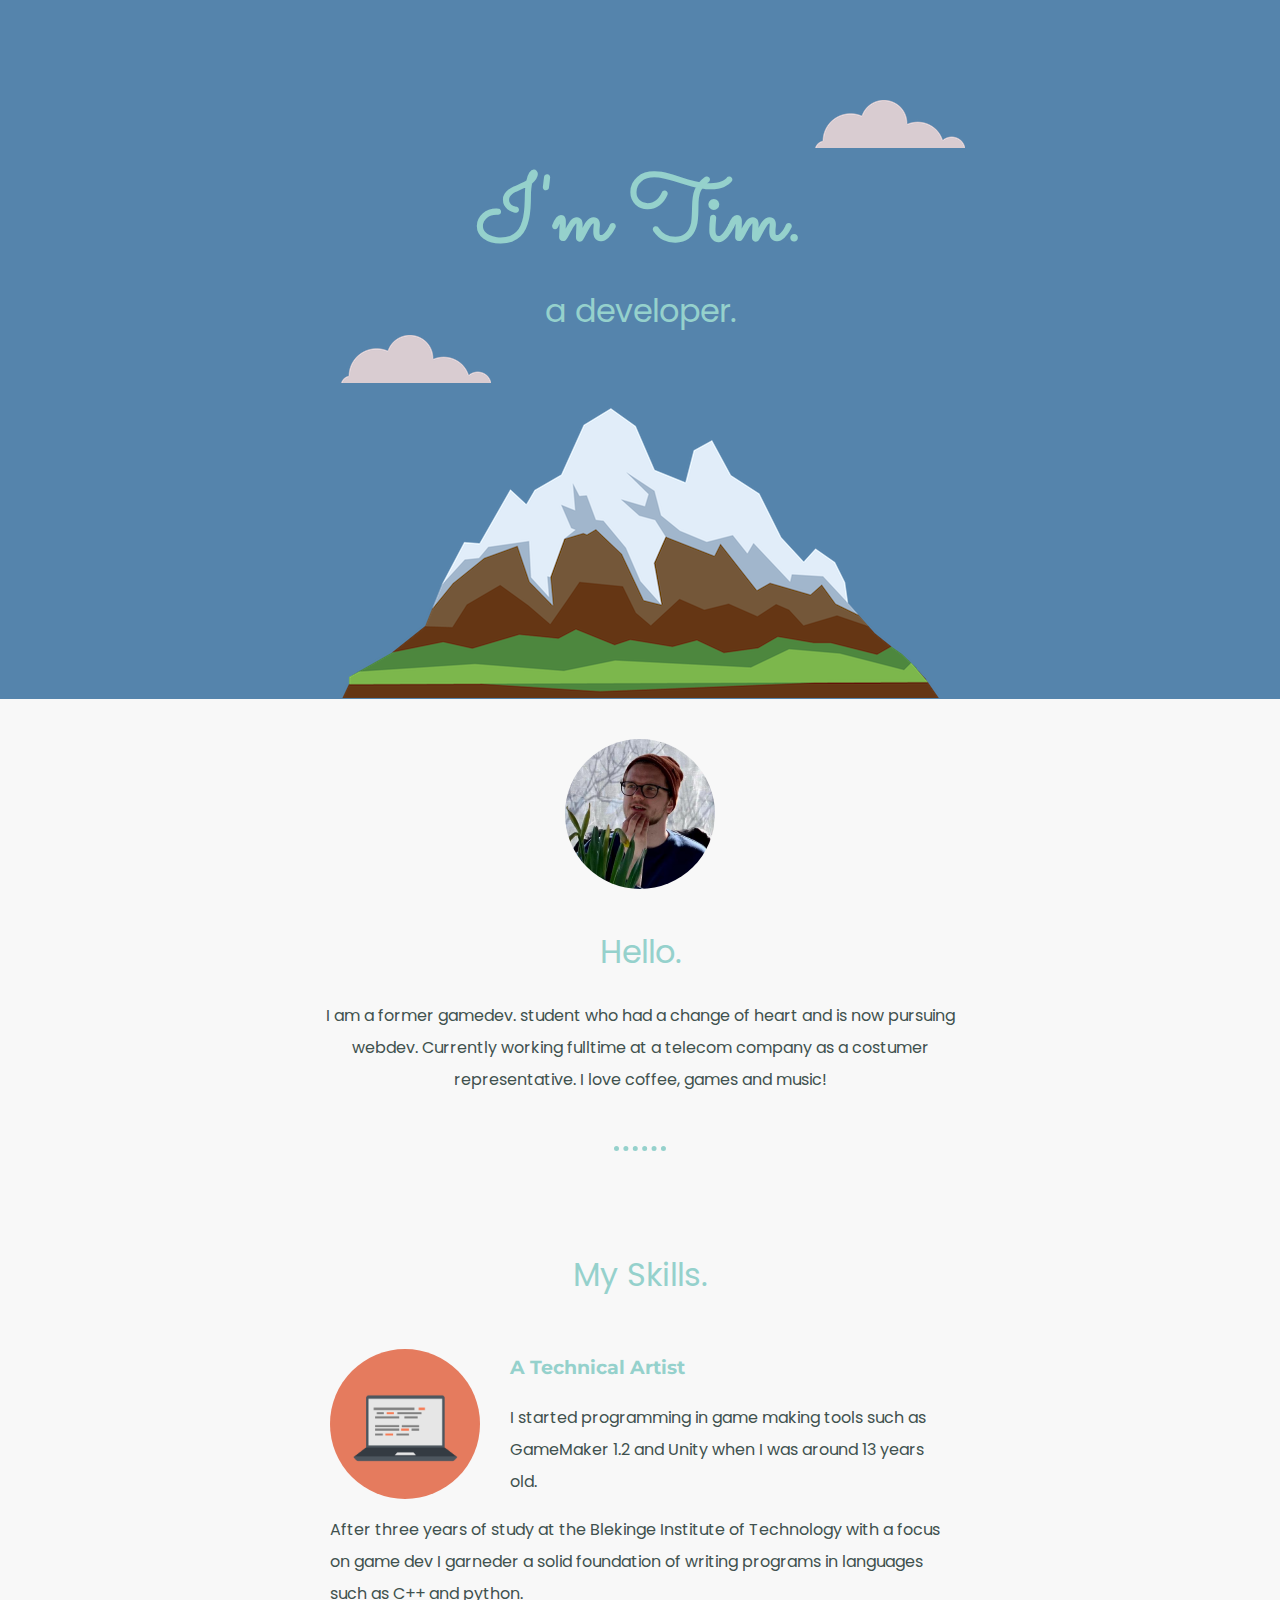
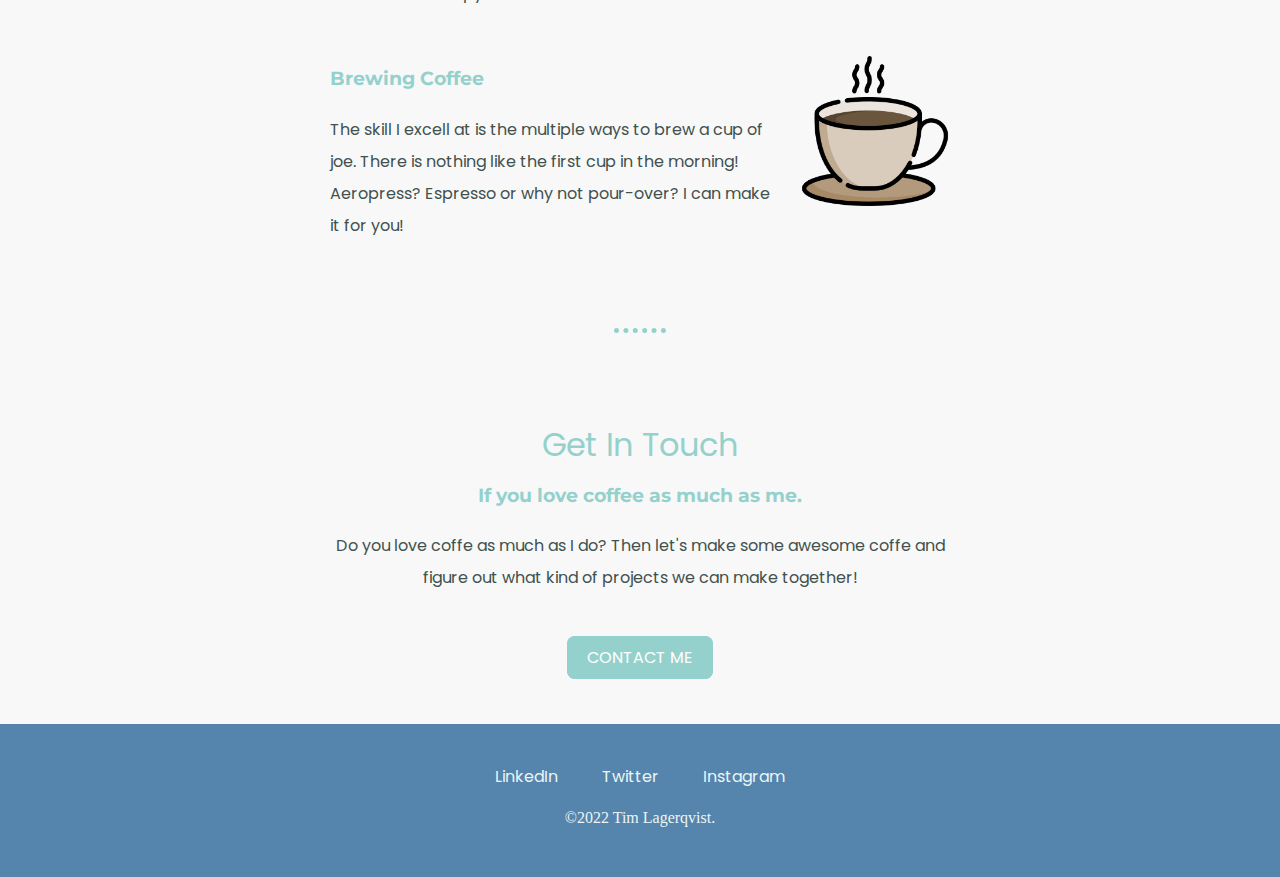
<file: index.html>
<!DOCTYPE html>
<html lang="en" dir="ltr">

<head>
  <meta charset="utf-8">
  <title>Tim Lagerqvist</title>
  <link rel="stylesheet" href="CSS/styles.css">
  <link rel="icon" href="Resources/favicon.ico">
  <link rel="preconnect" href="https://fonts.googleapis.com">
  <link rel="preconnect" href="https://fonts.gstatic.com" crossorigin>
  <link href="https://fonts.googleapis.com/css2?family=Montserrat:ital,wght@0,400;0,500;1,400&family=Sacramento&display=swap" rel="stylesheet">
  <link rel="preconnect" href="https://fonts.googleapis.com">
  <link rel="preconnect" href="https://fonts.gstatic.com" crossorigin>
  <link href="https://fonts.googleapis.com/css2?family=Montserrat:ital,wght@0,400;0,500;1,400&family=Poppins&family=Sacramento&display=swap" rel="stylesheet">

</head>

<body>
  <div class="Title">
    <img class="TopCloud" src="Resources/images/cloud.png" alt="Image of a cloud">
    <h1>I'm Tim.</h1>
    <h2>a developer.</h2>
    <img class="LowerCloud" src="Resources/images/cloud.png" alt="Image of a cloud">
    <img class="Mountain" src="Resources/images/mountain.png" alt="Image of a mountain">
  </div>

  <div class="Profile">
    <img class="Profile-Img" src="Resources/images/Profile0.jpg" alt="Profile picture of Tim">
    <h2>Hello.</h2>
    <p>I am a former gamedev. student who had a change of heart and is now pursuing webdev.
      Currently working fulltime at a telecom company as a costumer representative.
      I love coffee, games and music!</p>
  </div>

  <hr>

  <div class="Middle-Container">
    <h2>My Skills.</h2>
    <div class="Skills">
      <img class="Skills-Img" src="Resources/images/computer.png" alt="Computer">
      <h3>A Technical Artist</h3>
      <p>I started programming in game making tools such as GameMaker 1.2 and Unity when I was around 13 years old.</p>
      <p>After three years of study at the Blekinge Institute of Technology with a focus on game dev I garneder a solid foundation of writing programs in languages such as C++ and python.</p>
      <img class="SecondSkills" src="Resources/images/coffee.png" alt="Coffee">
      <h3 class="CoffeeSkill">Brewing Coffee</h3>
      <p>The skill I excell at is the multiple ways to brew a cup of joe. There is nothing like the first cup in the morning! Aeropress? Espresso or why not pour-over? I can make it for you!</p>
    </div>
  </div>

  <hr>

  <div class="Contact">
    <h2>Get In Touch</h2>
    <h3>If you love coffee as much as me.</h3>
    <p>Do you love coffe as much as I do? Then let's make some awesome coffe and figure out what kind of projects we can make together!</p>
    <br>
    <a class="btn" href="contact.html">CONTACT ME</a>

  </div>

  <div class="footer">
    <a class="ContactLink" href="https://www.linkedin.com/feed/?trk=homepage-basic_google-one-tap-submit">LinkedIn</a>
    <a class="ContactLink" href="https://twitter.com/Timla98">Twitter</a>
    <a class="ContactLink" href="https://www.instagram.com/timx98/?hl=en">Instagram</a>
    <br>
    <footer class="foot">©2022 Tim Lagerqvist.</footer>
  </div>
</body>

</html>
</file>
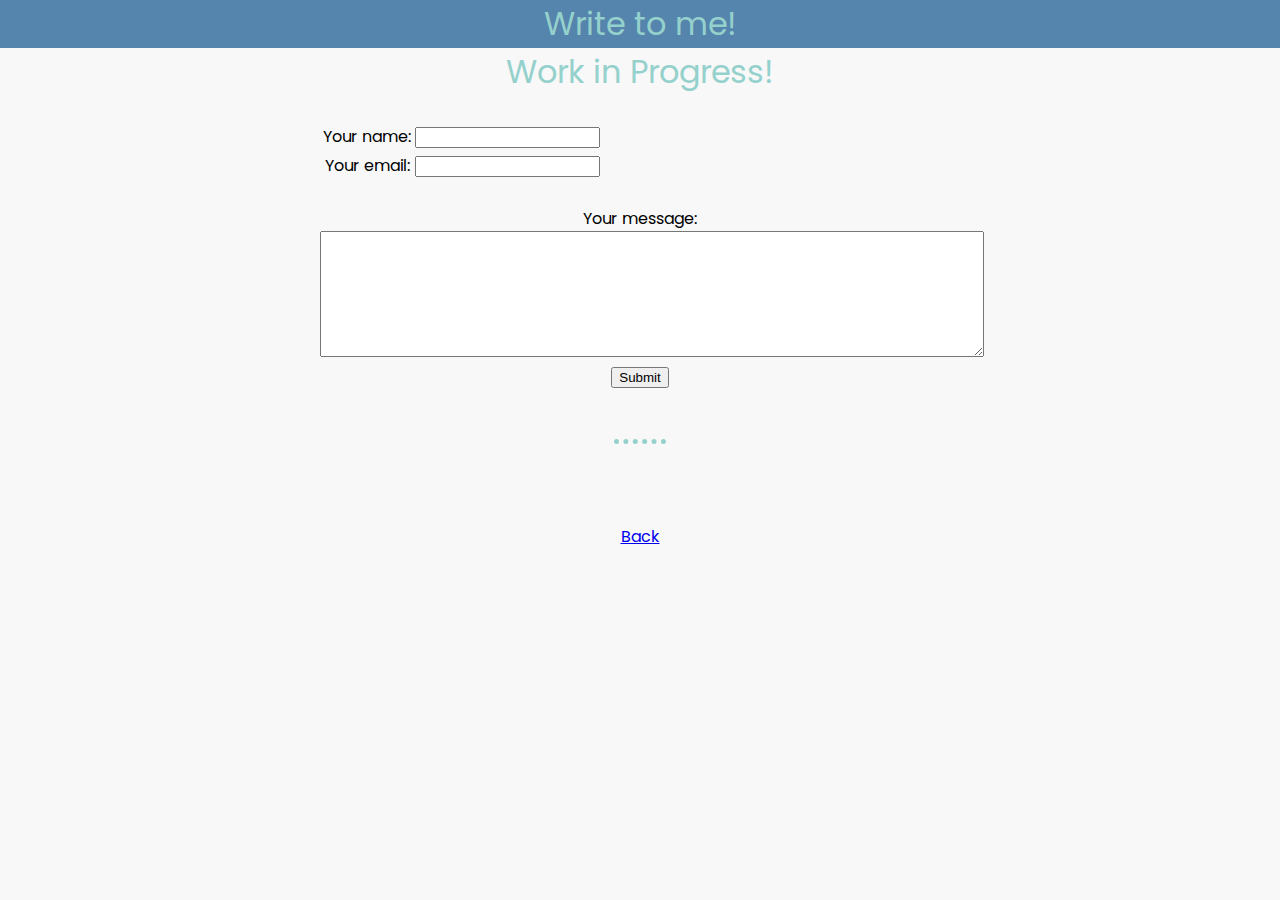
<file: contact.html>
<!DOCTYPE html>
<html lang="en" dir="ltr">

<head>
  <meta charset="utf-8">
  <title>Contact Me</title>
  <link rel="stylesheet" href="CSS/styles.css">
  <link href="https://fonts.googleapis.com/css2?family=Poppins:wght@400;700&display=swap" rel="stylesheet">
</head>

<body>
  <div class="InfoBar">
    <h2>Write to me!</h2>

  </div>
  <div class="Mail">
    <h2>Work in Progress!</h2>
    <br>
    <form action="mailTo:tim.lagerqvist@gmail.com" method="post" enctype="text/plain">
      <table>
        <tr>
          <td><label>Your name:</label></td>
          <td><input type="text" name="Your name" value=""> <br></td>
        </tr>
        <tr>
          <td><label>Your email:</label></td>
          <td><input type="email" name="Your email" value=""> <br></td>
        </tr>
      </table>
      <br>



      <label>Your message:</label> <br>
      <textarea name="Your message" rows="8" cols="80"></textarea> <br>
      <input type="submit" name="">
    </form>
  </div>

  <hr>
  <a href="index.html">Back</a>
</body>

</html>
</file>
<file: CSS/styles.css>
.Title {
  background-color: #5584AC;
  padding: 20px;
  padding-top: 100px;
  padding-bottom: 0;
  position: relative;
}

.Profile {
  margin: 0 auto 0 auto;
  width: 50%;
  line-height: 2;
}

.Middle-Container {
  padding: 20px;
}

.TopCloud {
  position: relative;
  left: 250px;
}

.LowerCloud {
  position: absolute;
}

.Mountain {
  position: relative;
  bottom: -6px;
}

.Profile-Img {
  border-radius: 50%;
  width: 150px;
  margin: 40px 0 20px 0;
}

.Skills {
  text-align: left;
  line-height: 2;
  width: 50%;
  margin: 50px auto 0 auto;
}

.CoffeeSkill{
  margin-top: 50px;
}

.Skills-Img {
  width: 150px;
  float: left;
  margin-right: 1.875rem;
  border-radius: 50%;
}

.SecondSkills {
  margin-top: 30px;
  width: 150px;
  float: right;
  margin-left: 1.875rem;
}

.Contact {
  margin: 0 auto 50px auto;
  width: 50%;
  line-height: 2;
}

.footer{
  background-color: #5584AC;
  padding: 40px;
}

.ContactLink {
  padding: 20px;
  text-decoration: none;
  color: #EAF6F6;
}

.foot {
  font-family: serif;
  padding: 20px 0 10px 0;
  color: #EAF6F6;
}

.InfoBar{
  background-color: #5584AC;
}

.Mail{
  width: 50%;
  margin: 0 auto 0 auto;
}

h1 {
  margin: 0;
  font-family: 'Sacramento', serif;
  font-size: 5.625rem;
  color: #95D1CC;
}

h2 {
  margin: 0;
  font-size: 2rem;
  font-weight: normal;
  color: #95D1CC;
}

h3 {
  margin: 0;
  font-family: 'Montserrat', serif;
  color: #95D1CC;
}

p {
  color: #40514E;
}

body {
  background-color: #F8F8F8;
  margin: 0;
  text-align: center;
  font-family: 'Poppins', serif;
}

hr {
  border-width: 5px;
  border-style: none;
  border-bottom-style: dotted;
  border-color: #95D1CC;
  height: 0;
  width: 52px;
  margin-top: 50px;
  margin-bottom: 80px;
}

.btn {
  background: #95D1CC;
  background-image: -webkit-linear-gradient(top, #95D1CC, #95D1CC);
  background-image: -moz-linear-gradient(top, #95D1CC, #95D1CC);
  background-image: -ms-linear-gradient(top, #95D1CC, #95D1CC);
  background-image: -o-linear-gradient(top, #95D1CC, #95D1CC);
  background-image: linear-gradient(to bottom, #95D1CC, #95D1CC);
  -webkit-border-radius: 8;
  -moz-border-radius: 8;
  border-radius: 8px;
  font-family: 'Poppins';
  color: #ffffff;
  font-size: 16px;
  padding: 10px 20px 10px 20px;
  text-decoration: none;
  border-style: hidden;

}

.btn:hover {
  background: #30e3cb;
  background-image: -webkit-linear-gradient(top, #5584AC, #5584AC);
  background-image: -moz-linear-gradient(top, #5584AC, #5584AC);
  background-image: -ms-linear-gradient(top, #5584AC, #5584AC);
  background-image: -o-linear-gradient(top, #5584AC, #5584AC);
  background-image: linear-gradient(to bottom, #5584AC, #5584AC);
  text-decoration: none;
}
</file>
